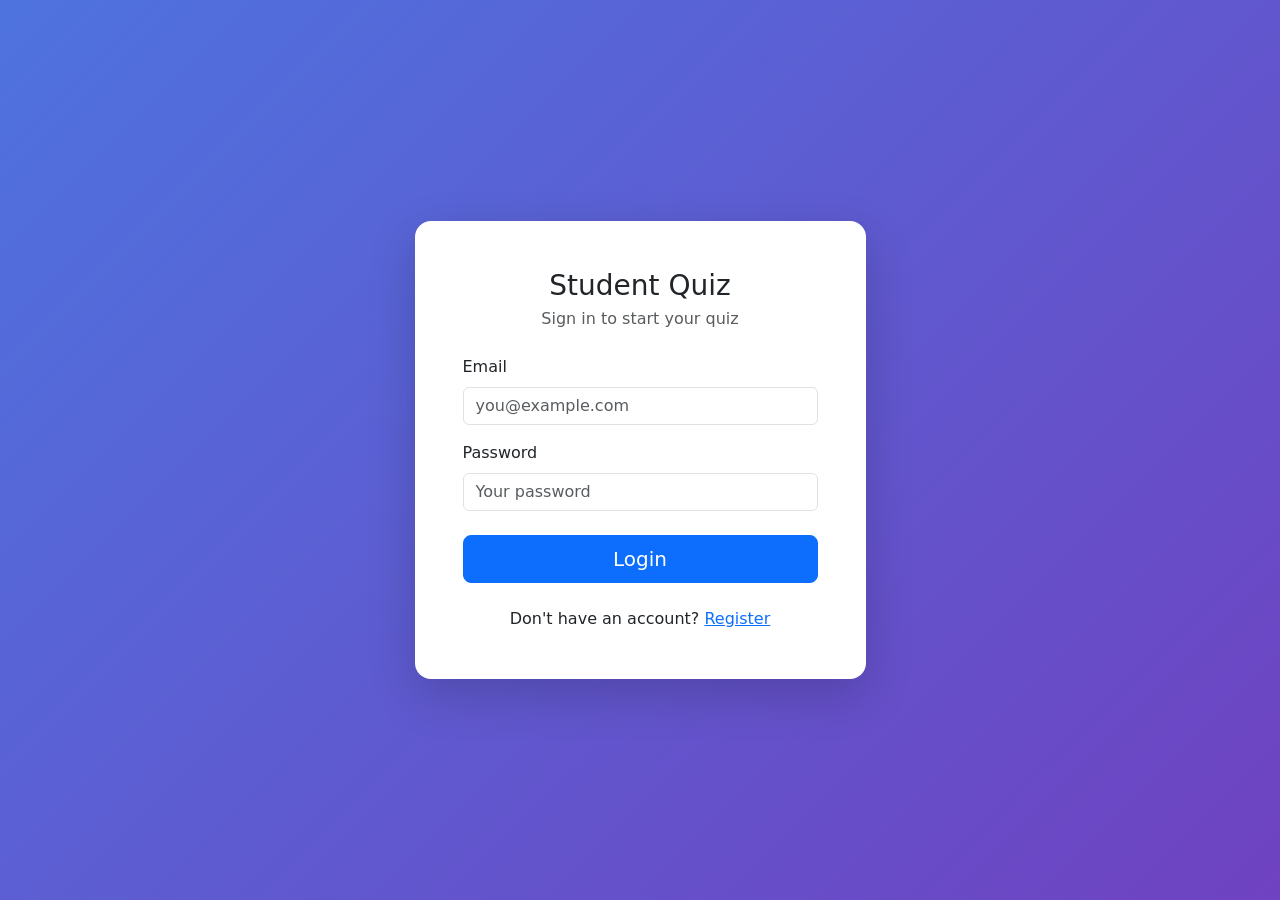
<file: index.html>
<!DOCTYPE html>
<html lang="en">

<head>
    <meta charset="UTF-8">
    <meta name="viewport" content="width=device-width, initial-scale=1">
    <title>Login | Student Quiz</title>
    <link href="https://cdn.jsdelivr.net/npm/bootstrap@5.3.3/dist/css/bootstrap.min.css" rel="stylesheet">
    <link rel="stylesheet" href="css/style.css">
</head>

<body class="app-bg">
    <div class="container">
        <div class="row justify-content-center align-items-center min-vh-100 py-4">
            <div class="col-12 col-sm-10 col-md-7 col-lg-5">
                <div class="card app-card shadow-lg">
                    <div class="card-body p-4 p-md-5">
                        <h1 class="h3 text-center mb-1">Student Quiz</h1>
                        <p class="text-center text-muted mb-4">Sign in to start your quiz</p>

                        <div id="message" class="alert d-none" role="alert"></div>

                        <form id="loginForm" novalidate>
                            <div class="mb-3">
                                <label for="email" class="form-label">Email</label>
                                <input type="email" class="form-control" id="email" placeholder="you@example.com">
                            </div>
                            <div class="mb-4">
                                <label for="password" class="form-label">Password</label>
                                <input type="password" class="form-control" id="password" placeholder="Your password">
                            </div>
                            <button type="submit" class="btn btn-primary w-100 btn-lg">Login</button>
                        </form>

                        <p class="text-center mt-4 mb-0">
                            Don't have an account? <a href="register.html">Register</a>
                        </p>
                    </div>
                </div>
            </div>
        </div>
    </div>
    <script src="js/auth.js"></script>
</body>

</html>
</file>
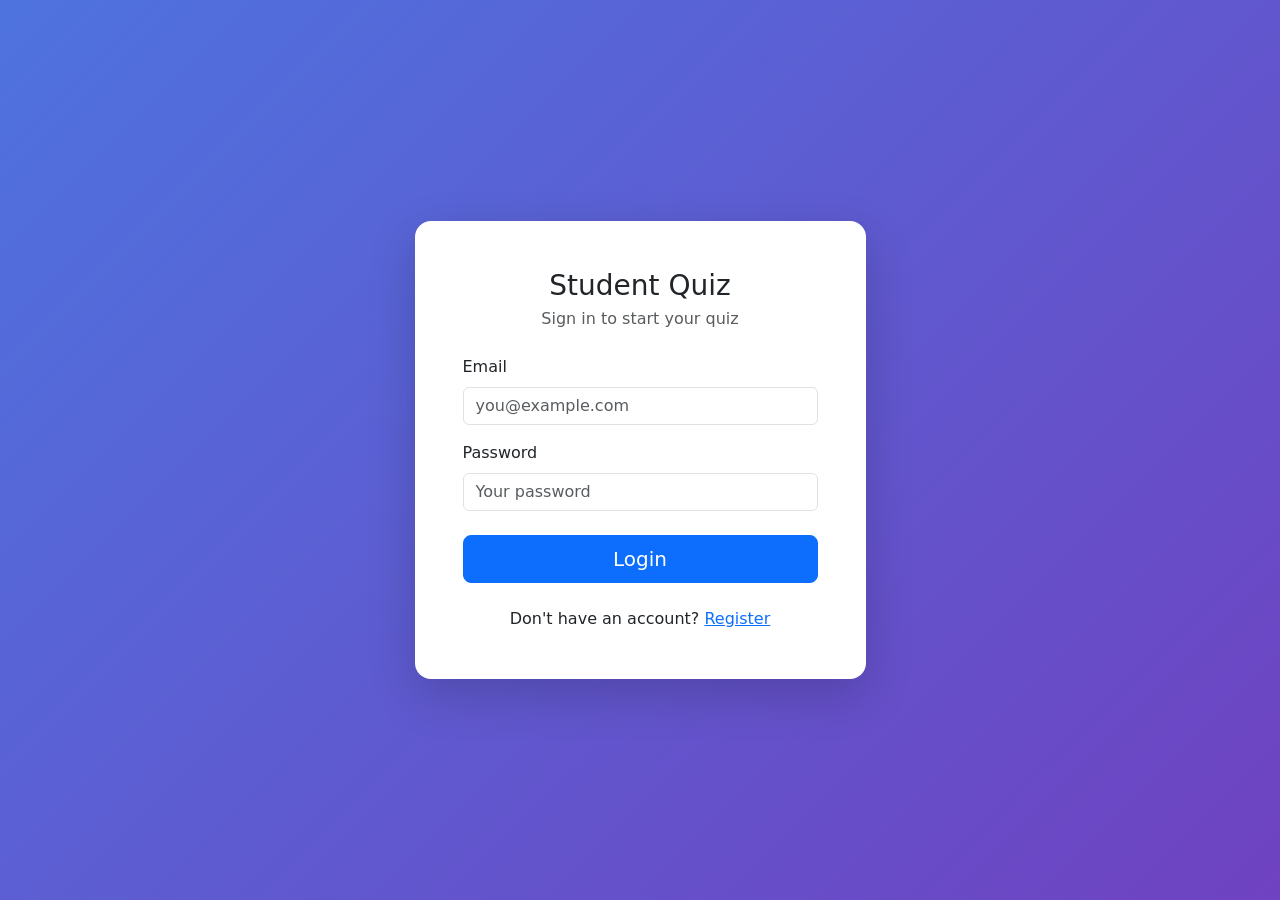
<file: quiz.html>
<!DOCTYPE html>
<html lang="en">

<head>
    <meta charset="UTF-8">
    <meta name="viewport" content="width=device-width, initial-scale=1">
    <title>Quiz | Student Quiz</title>
    <link href="https://cdn.jsdelivr.net/npm/bootstrap@5.3.3/dist/css/bootstrap.min.css" rel="stylesheet">
    <link rel="stylesheet" href="css/style.css">
</head>

<body class="app-bg">
    <nav class="navbar navbar-dark bg-dark">
        <div class="container">
            <span class="navbar-brand mb-0 h1">Student Quiz</span>
            <div class="d-flex align-items-center gap-3">
                <span class="text-white">Student: <strong id="studentName"></strong></span>
                <button id="logoutBtn" class="btn btn-outline-light btn-sm">Logout</button>
            </div>
        </div>
    </nav>

    <div class="container">
        <div class="row justify-content-center py-4 py-md-5">
            <div class="col-12 col-md-10 col-lg-8">

                <div id="message" class="alert d-none" role="alert"></div>

                <div id="loading" class="text-center py-5">
                    <div class="spinner-border text-primary" role="status"></div>
                    <p class="mt-3 text-muted">Loading questions...</p>
                </div>

                <div id="quizBox" class="card app-card shadow-lg d-none">
                    <div class="card-body p-4 p-md-5">
                        <div class="d-flex justify-content-between align-items-center mb-2">
                            <span id="questionNumber" class="fw-semibold"></span>
                            <span id="timer" class="badge text-bg-primary fs-6">30s</span>
                        </div>
                        <div class="progress mb-1" style="height: 10px;">
                            <div id="progressBar" class="progress-bar" role="progressbar" style="width: 0%"></div>
                        </div>
                        <div class="text-end text-muted small mb-4" id="progressText"></div>

                        <h2 id="questionText" class="h4 mb-4"></h2>
                        <div id="answers" class="d-grid gap-2 mb-4"></div>

                        <div class="row g-2">
                            <div class="col-6">
                                <button id="prevBtn" class="btn btn-outline-secondary btn-lg w-100">Previous</button>
                            </div>
                            <div class="col-6">
                                <button id="nextBtn" class="btn btn-primary btn-lg w-100">Next</button>
                            </div>
                        </div>
                    </div>
                </div>

            </div>
        </div>
    </div>

    <script src="js/auth.js"></script>
    <script src="js/quiz.js"></script>
</body>

</html>
</file>
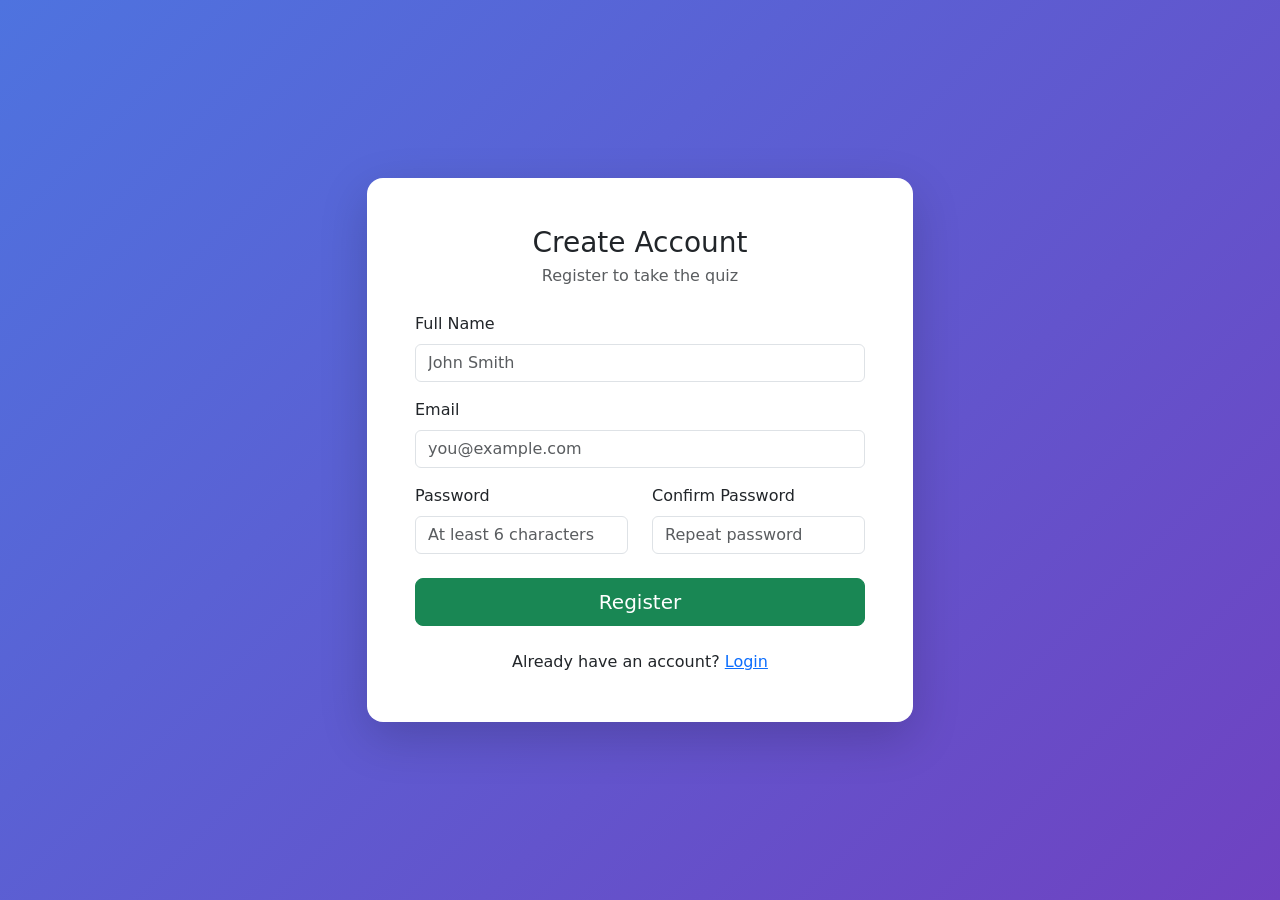
<file: register.html>
<!DOCTYPE html>
<html lang="en">

<head>
    <meta charset="UTF-8">
    <meta name="viewport" content="width=device-width, initial-scale=1">
    <title>Register | Student Quiz</title>
    <link href="https://cdn.jsdelivr.net/npm/bootstrap@5.3.3/dist/css/bootstrap.min.css" rel="stylesheet">
    <link rel="stylesheet" href="css/style.css">
</head>

<body class="app-bg">
    <div class="container">
        <div class="row justify-content-center align-items-center min-vh-100 py-4">
            <div class="col-12 col-sm-10 col-md-8 col-lg-6">
                <div class="card app-card shadow-lg">
                    <div class="card-body p-4 p-md-5">
                        <h1 class="h3 text-center mb-1">Create Account</h1>
                        <p class="text-center text-muted mb-4">Register to take the quiz</p>

                        <div id="message" class="alert d-none" role="alert"></div>

                        <form id="registerForm" novalidate>
                            <div class="mb-3">
                                <label for="fullName" class="form-label">Full Name</label>
                                <input type="text" class="form-control" id="fullName" placeholder="John Smith">
                            </div>
                            <div class="mb-3">
                                <label for="email" class="form-label">Email</label>
                                <input type="email" class="form-control" id="email" placeholder="you@example.com">
                            </div>
                            <div class="row">
                                <div class="col-12 col-md-6 mb-3">
                                    <label for="password" class="form-label">Password</label>
                                    <input type="password" class="form-control" id="password" placeholder="At least 6 characters">
                                </div>
                                <div class="col-12 col-md-6 mb-4">
                                    <label for="confirmPassword" class="form-label">Confirm Password</label>
                                    <input type="password" class="form-control" id="confirmPassword" placeholder="Repeat password">
                                </div>
                            </div>
                            <button type="submit" class="btn btn-success w-100 btn-lg">Register</button>
                        </form>

                        <p class="text-center mt-4 mb-0">
                            Already have an account? <a href="index.html">Login</a>
                        </p>
                    </div>
                </div>
            </div>
        </div>
    </div>
    <script src="js/auth.js"></script>
</body>

</html>
</file>
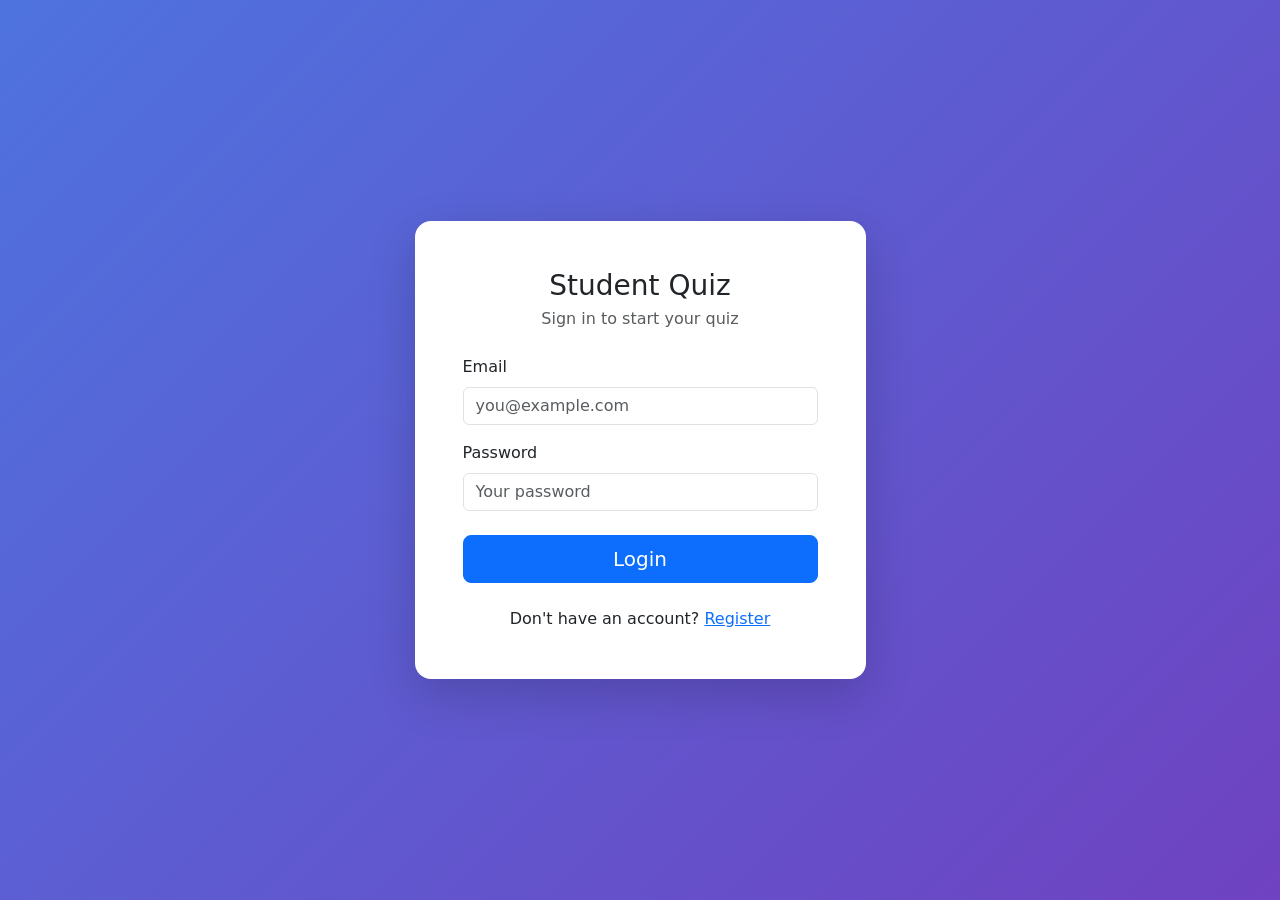
<file: result.html>
<!DOCTYPE html>
<html lang="en">

<head>
    <meta charset="UTF-8">
    <meta name="viewport" content="width=device-width, initial-scale=1">
    <title>Result | Student Quiz</title>
    <link href="https://cdn.jsdelivr.net/npm/bootstrap@5.3.3/dist/css/bootstrap.min.css" rel="stylesheet">
    <link rel="stylesheet" href="css/style.css">
</head>

<body class="app-bg">
    <div class="container">
        <div class="row justify-content-center py-4 py-md-5">
            <div class="col-12 col-sm-10 col-md-8 col-lg-6">
                <div class="card app-card shadow-lg text-center">
                    <div class="card-body p-4 p-md-5">
                        <h1 class="h3 mb-1">Quiz Result</h1>
                        <p class="text-muted mb-4">Well done for finishing, <strong id="studentName"></strong>!</p>

                        <div class="row g-3 mb-4">
                            <div class="col-12 col-sm-4">
                                <div class="stat-box">
                                    <div class="stat-value" id="score">0</div>
                                    <div class="stat-label">Score</div>
                                </div>
                            </div>
                            <div class="col-12 col-sm-4">
                                <div class="stat-box">
                                    <div class="stat-value" id="total">0</div>
                                    <div class="stat-label">Questions</div>
                                </div>
                            </div>
                            <div class="col-12 col-sm-4">
                                <div class="stat-box">
                                    <div class="stat-value" id="percentage">0%</div>
                                    <div class="stat-label">Percentage</div>
                                </div>
                            </div>
                        </div>

                        <div id="status" class="alert" role="alert"></div>

                        <div class="d-grid gap-2 d-sm-flex justify-content-sm-center mt-4">
                            <button id="retryBtn" class="btn btn-primary btn-lg px-4">Try Again</button>
                            <button id="logoutBtn" class="btn btn-outline-danger btn-lg px-4">Logout</button>
                        </div>

                        <hr class="my-4">

                        <h2 class="h5 mb-3">Your Previous Attempts</h2>
                        <div class="table-responsive">
                            <table class="table table-striped table-sm align-middle mb-0">
                                <thead>
                                    <tr>
                                        <th>#</th>
                                        <th>Date</th>
                                        <th>Score</th>
                                        <th>%</th>
                                        <th>Status</th>
                                    </tr>
                                </thead>
                                <tbody id="historyBody"></tbody>
                            </table>
                        </div>
                    </div>
                </div>
            </div>
        </div>
    </div>

    <script src="js/auth.js"></script>
    <script src="js/result.js"></script>
</body>

</html>
</file>
<file: css/style.css>
/* Custom styles - only extras that Bootstrap does not provide */

.app-bg {
    background: linear-gradient(135deg, #4e73df 0%, #6f42c1 100%);
    min-height: 100vh;
}

.app-card {
    border: none;
    border-radius: 1rem;
}


/* Answer buttons */

.answer-btn {
    text-align: left;
    padding: 0.85rem 1.1rem;
    border: 2px solid #dee2e6;
    border-radius: 0.6rem;
    background: #fff;
    font-size: 1.05rem;
    transition: all 0.2s ease;
}

.answer-btn:hover {
    border-color: #4e73df;
    background: #eef2ff;
    transform: translateX(4px);
}

.answer-btn.selected {
    border-color: #4e73df;
    background: #4e73df;
    color: #fff;
}


/* Result statistics */

.stat-box {
    background: #f8f9fa;
    border-radius: 0.75rem;
    padding: 1rem;
    transition: transform 0.2s ease;
}

.stat-box:hover {
    transform: translateY(-4px);
}

.stat-value {
    font-size: 2rem;
    font-weight: 700;
    color: #4e73df;
}

.stat-label {
    font-size: 0.85rem;
    color: #6c757d;
    text-transform: uppercase;
    letter-spacing: 0.05em;
}

.btn {
    transition: transform 0.15s ease;
}

.btn:hover {
    transform: translateY(-1px);
}

@media (max-width: 576px) {
    .answer-btn {
        font-size: 1rem;
    }
    .stat-value {
        font-size: 1.6rem;
    }
}
</file>
